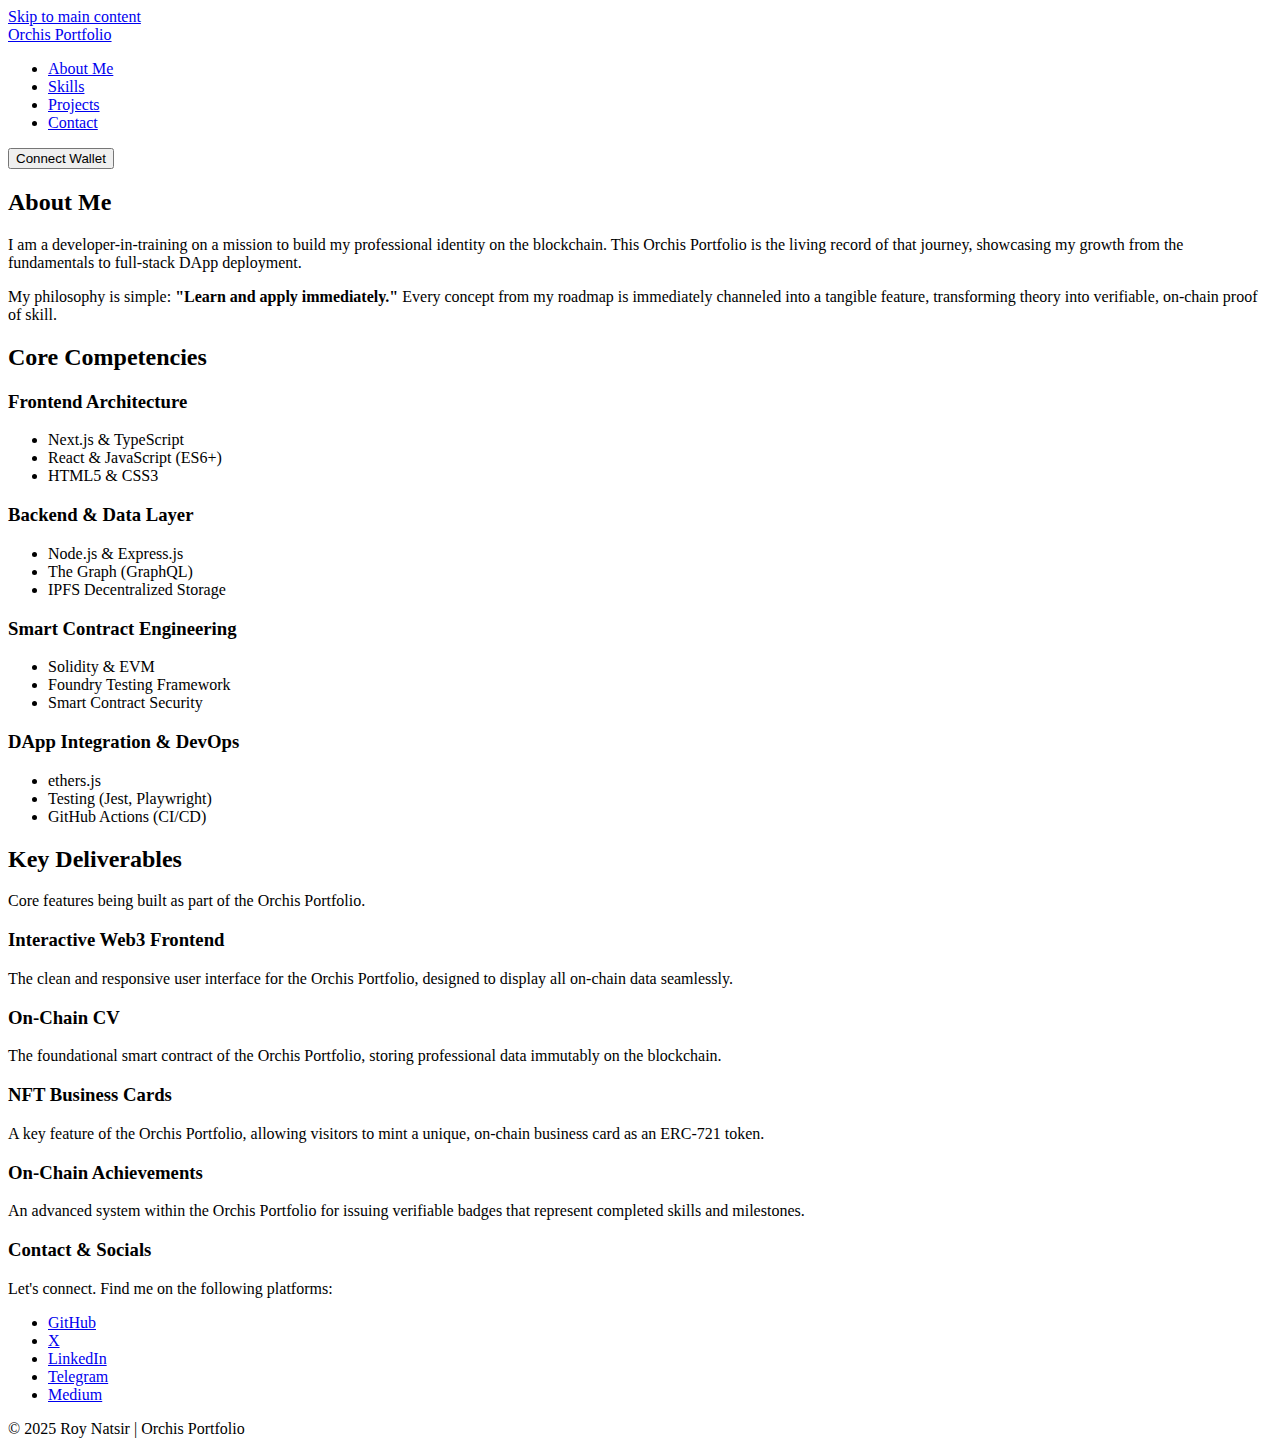
<file: _learning-journey/Phase-01-Web-Foundations/Week-01-HTML-CSS-Git/Day01-HTML-Structure-and-Semantics/index.html>
<!doctype html>
<html lang="en">
  <head>
    <meta charset="UTF-8" />
    <meta name="viewport" content="width=device-width, initial-scale=1.0" />
    <meta
      name="description"
      content="Roy Natsir On-Chain Professional Portfolio - A verifiable Web3 CV demonstrating full-stack development capabilities."
    />
    <meta name="author" content="Roy Natsir" />
    <title>Orchis Portfolio | Roy Natsir - Full Stack Web3 Developer</title>
  </head>

  <body>
    <!-- A simple accessibility link is a professional standard -->
    <a href="#main" class="skip-link">Skip to main content</a>

    <!--Header: Contains the essesntial elements for Stage 1 MVP-->
    <header class="site-header">
      <div class="container">
        <a href="#" class="brand-logo" aria-label="Orchis Portfolio Homepage"
          >Orchis Portfolio</a
        >
        <nav class="main-nav" role="navigation" aria-label="main-navigation">
          <ul>
            <li><a href="#about">About Me</a></li>
            <li><a href="#skills">Skills</a></li>
            <li><a href="#projects">Projects</a></li>
            <li><a href="#contact">Contact</a></li>
          </ul>
        </nav>
        <div class="header-actions">
          <!--A clear placeholder for a core future feature-->
          <button
            type="button"
            class="connect-wallet-btn"
            aria-label="Connect your Web3 wallet"
          >
            Connect Wallet
          </button>
        </div>
      </div>
    </header>

    <!--Main content starts here. The ID matches the skip link-->
    <main id="main" role="main">
      <!--Hero Section: Clear and impactful-->
      <section id="about" class="about-section" aria-labelledby="about-title">
        <div class="container">
          <h2 id="about-title">About Me</h2>
          <p>
            I am a developer-in-training on a mission to build my professional
            identity on the blockchain. This Orchis Portfolio is the living
            record of that journey, showcasing my growth from the fundamentals
            to full-stack DApp deployment.
          </p>
          <p>
            My philosophy is simple:
            <strong>"Learn and apply immediately."</strong> Every concept from
            my roadmap is immediately channeled into a tangible feature,
            transforming theory into verifiable, on-chain proof of skill.
          </p>
        </div>
      </section>
      <!-- SKILLS SHOWCASE: A complete grid structure including the Backend pillar -->
      <section
        id="skills"
        class="skills-section"
        aria-labelledby="skills-title"
      >
        <div class="container">
          <h2 id="skills-title">Core Competencies</h2>
          <div class="skills-grid">
            <div class="skill-card">
              <h3>Frontend Architecture</h3>
              <ul>
                <li>Next.js & TypeScript</li>
                <li>React & JavaScript (ES6+)</li>
                <li>HTML5 & CSS3</li>
              </ul>
            </div>

            <div class="skill-card">
              <h3>Backend & Data Layer</h3>
              <ul>
                <li>Node.js & Express.js</li>
                <li>The Graph (GraphQL)</li>
                <li>IPFS Decentralized Storage</li>
              </ul>
            </div>

            <div class="skill-card">
              <h3>Smart Contract Engineering</h3>
              <ul>
                <li>Solidity & EVM</li>
                <li>Foundry Testing Framework</li>
                <li>Smart Contract Security</li>
              </ul>
            </div>

            <div class="skill-card">
              <h3>DApp Integration & DevOps</h3>
              <ul>
                <li>ethers.js</li>
                <li>Testing (Jest, Playwright)</li>
                <li>GitHub Actions (CI/CD)</li>
              </ul>
            </div>
          </div>
        </div>
      </section>

      <!-- KEY DELIVERABLES/PROJECTS: Revised to be fully synchronized with the Orchis Project identity -->
      <section
        id="projects"
        class="projects-section"
        aria-labelledby="projects-title"
      >
        <div class="container">
          <h2 id="projects-title">Key Deliverables</h2>
          <!-- This subtitle provides the essential context -->
          <p class="section-subtitle">
            Core features being built as part of the Orchis Portfolio.
          </p>
          <div class="projects-grid">
            <article class="project-card">
              <h3>Interactive Web3 Frontend</h3>
              <p>
                The clean and responsive user interface for the Orchis
                Portfolio, designed to display all on-chain data seamlessly.
              </p>
            </article>

            <article class="project-card">
              <h3>On-Chain CV</h3>
              <p>
                The foundational smart contract of the Orchis Portfolio, storing
                professional data immutably on the blockchain.
              </p>
            </article>

            <article class="project-card">
              <h3>NFT Business Cards</h3>
              <p>
                A key feature of the Orchis Portfolio, allowing visitors to mint
                a unique, on-chain business card as an ERC-721 token.
              </p>
            </article>

            <article class="project-card">
              <h3>On-Chain Achievements</h3>
              <p>
                An advanced system within the Orchis Portfolio for issuing
                verifiable badges that represent completed skills and
                milestones.
              </p>
            </article>
          </div>
        </div>
      </section>
    </main>

    <!-- FOOTER: Now contains the contact and social media information -->
    <footer id="contact" class="site-footer" role="contentinfo">
      <div class="container">
        <div class="footer-content">
          <div class="contact-details">
            <h3>Contact & Socials</h3>
            <p>Let's connect. Find me on the following platforms:</p>
            <nav class="social-nav" aria-label="Social Media Links">
              <ul>
                <li>
                  <a
                    href="https://github.com/royweb3dev"
                    target="_blank"
                    rel="noopener noreferrer"
                    >GitHub</a
                  >
                </li>
                <li>
                  <a
                    href="https://x.com"
                    target="_blank"
                    rel="noopener noreferrer"
                    >X</a
                  >
                </li>
                <li>
                  <a
                    href="https://www.linkedin.com"
                    target="_blank"
                    rel="noopener noreferrer"
                    >LinkedIn</a
                  >
                </li>
                <li>
                  <a
                    href="https://t.me/"
                    target="_blank"
                    rel="noopener noreferrer"
                    >Telegram</a
                  >
                </li>
                <li>
                  <a
                    href="https://medium.com"
                    target="_blank"
                    rel="noopener noreferrer"
                    >Medium</a
                  >
                </li>
              </ul>
            </nav>
          </div>
          <div class="copyright-info">
            <p>
              &copy; <time datetime="2025">2025</time> Roy Natsir | Orchis
              Portfolio
            </p>
          </div>
        </div>
      </div>
    </footer>
  </body>
</html>
</file>
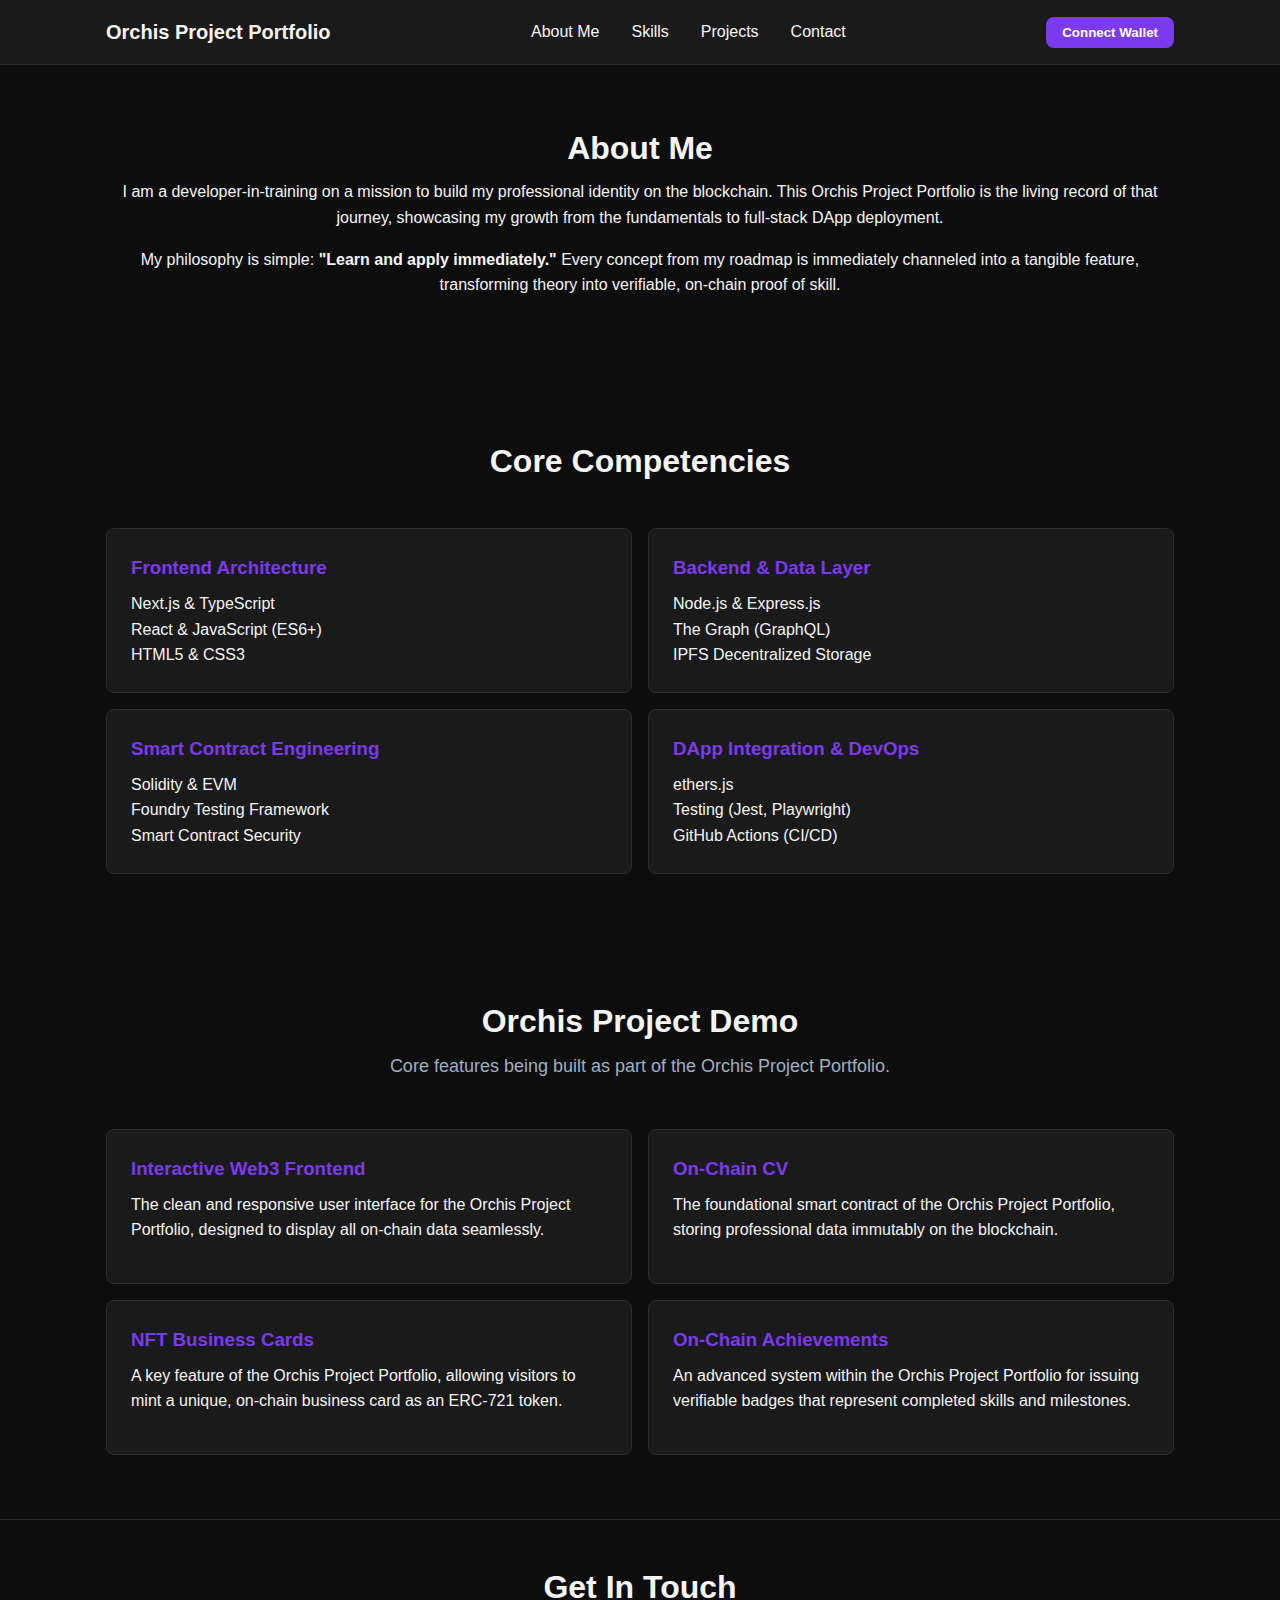
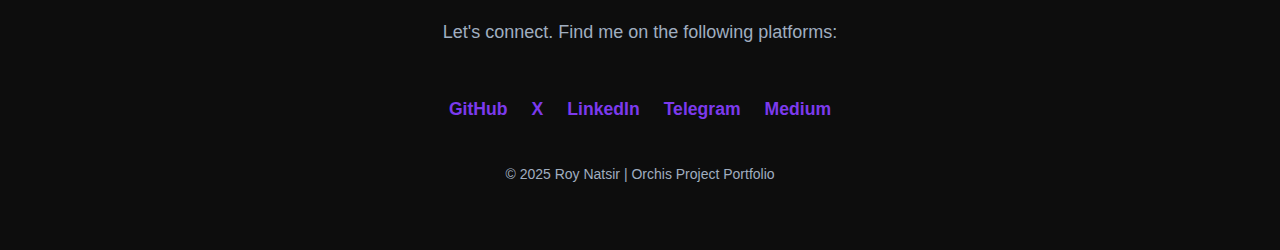
<file: _learning-journey/Phase-01-Web-Foundations/Week-01-HTML-CSS-Git/Day02-CSS-Styling-and-Box-Model/index.html>
<!doctype html>
<html lang="en">
  <head>
    <meta charset="UTF-8" />
    <meta name="viewport" content="width=device-width, initial-scale=1.0" />
    <meta
      name="description"
      content="Roy Natsir On-Chain Professional Portfolio - A verifiable Web3 CV demonstrating full-stack development capabilities."
    />
    <meta name="author" content="Roy Natsir" />
    <title>
      Orchis Project Portfolio | Roy Natsir - Full Stack Web3 Developer
    </title>
    <link rel="stylesheet" href="style.css" />
    <meta
      property="og:title"
      content="Orchis Project Portfolio | Roy Natsir - Full Stack Web3 Developer"
    />
    <meta
      property="og:description"
      content="A verifiable Web3 CV demonstrating full-stack multichain development capabilities."
    />
    <meta property="og:type" content="website" />
    <meta property="og:url" content="https://yourdomain.com" />
    <meta property="og:image" content="https://yourdomain.com/preview.png" />
    <meta name="twitter:card" content="summary_large_image" />
  </head>

  <body>
    <!-- A simple accessibility link is a professional standard -->
    <a href="#main" class="skip-link">Skip to main content</a>

    <!--Header: Contains the essesntial elements for Stage 1 MVP-->
    <header class="site-header">
      <div class="container">
        <a
          href="#"
          class="brand-logo"
          aria-label="Orchis Project Portfolio Homepage"
          >Orchis Project Portfolio</a
        >
        <!-- FIXED: Removed redundant role="navigation" -->
        <nav class="main-nav" aria-label="main-navigation">
          <ul>
            <li><a href="#about">About Me</a></li>
            <li><a href="#skills">Skills</a></li>
            <li><a href="#projects">Projects</a></li>
            <li><a href="#contact">Contact</a></li>
          </ul>
        </nav>
        <div class="header-actions">
          <button
            type="button"
            class="connect-wallet-btn"
            aria-label="Connect your Web3 wallet"
            aria-pressed="false"
          >
            Connect Wallet
          </button>
        </div>
      </div>
    </header>

    <!--Main content starts here. The ID matches the skip link-->
    <main id="main">
      <!--Hero Section: Clear and impactful-->
      <section id="about" class="about-section" aria-labelledby="about-title">
        <div class="container">
          <h2 id="about-title">About Me</h2>
          <p>
            I am a developer-in-training on a mission to build my professional
            identity on the blockchain. This Orchis Project Portfolio is the
            living record of that journey, showcasing my growth from the
            fundamentals to full-stack DApp deployment.
          </p>
          <p>
            My philosophy is simple:
            <strong>"Learn and apply immediately."</strong> Every concept from
            my roadmap is immediately channeled into a tangible feature,
            transforming theory into verifiable, on-chain proof of skill.
          </p>
        </div>
      </section>
      <!-- SKILLS SHOWCASE: A complete grid structure including the Backend pillar -->
      <section
        id="skills"
        class="skills-section"
        aria-labelledby="skills-title"
      >
        <div class="container">
          <h2 id="skills-title">Core Competencies</h2>
          <div class="skills-grid">
            <div class="skill-card">
              <h3>Frontend Architecture</h3>
              <ul>
                <li>Next.js & TypeScript</li>
                <li>React & JavaScript (ES6+)</li>
                <li>HTML5 & CSS3</li>
              </ul>
            </div>

            <div class="skill-card">
              <h3>Backend & Data Layer</h3>
              <ul>
                <li>Node.js & Express.js</li>
                <li>The Graph (GraphQL)</li>
                <li>IPFS Decentralized Storage</li>
              </ul>
            </div>

            <div class="skill-card">
              <h3>Smart Contract Engineering</h3>
              <ul>
                <li>Solidity & EVM</li>
                <li>Foundry Testing Framework</li>
                <li>Smart Contract Security</li>
              </ul>
            </div>

            <div class="skill-card">
              <h3>DApp Integration & DevOps</h3>
              <ul>
                <li>ethers.js</li>
                <li>Testing (Jest, Playwright)</li>
                <li>GitHub Actions (CI/CD)</li>
              </ul>
            </div>
          </div>
        </div>
      </section>

      <!-- KEY DELIVERABLES/PROJECTS: Revised to be fully synchronized with the Orchis Project identity -->
      <section
        id="projects"
        class="projects-section"
        aria-labelledby="projects-title"
      >
        <div class="container">
          <h2 id="projects-title">Orchis Project Demo</h2>
          <p class="section-subtitle">
            Core features being built as part of the Orchis Project Portfolio.
          </p>
          <div class="projects-grid">
            <article class="project-card">
              <h3>Interactive Web3 Frontend</h3>
              <p>
                The clean and responsive user interface for the Orchis Project
                Portfolio, designed to display all on-chain data seamlessly.
              </p>
            </article>

            <article class="project-card">
              <h3>On-Chain CV</h3>
              <p>
                The foundational smart contract of the Orchis Project Portfolio,
                storing professional data immutably on the blockchain.
              </p>
            </article>

            <article class="project-card">
              <h3>NFT Business Cards</h3>
              <p>
                A key feature of the Orchis Project Portfolio, allowing visitors
                to mint a unique, on-chain business card as an ERC-721 token.
              </p>
            </article>

            <article class="project-card">
              <h3>On-Chain Achievements</h3>
              <p>
                An advanced system within the Orchis Project Portfolio for
                issuing verifiable badges that represent completed skills and
                milestones.
              </p>
            </article>
          </div>
        </div>
      </section>
    </main>

    <!-- FOOTER: Now contains the contact and social media information -->
    <footer id="contact" class="site-footer">
      <div class="container">
        <div class="section-header">
          <h2 id="contact-title">Get In Touch</h2>
          <p class="section-subtitle">
            Let's connect. Find me on the following platforms:
          </p>
        </div>
        <nav class="social-nav" aria-label="Social Media Links">
          <ul>
            <li>
              <a
                href="https://github.com/royweb3dev"
                target="_blank"
                rel="noopener noreferrer"
                >GitHub</a
              >
            </li>
            <li>
              <a href="https://x.com" target="_blank" rel="noopener noreferrer"
                >X</a
              >
            </li>
            <li>
              <a
                href="https://www.linkedin.com"
                target="_blank"
                rel="noopener noreferrer"
                >LinkedIn</a
              >
            </li>
            <li>
              <a href="https://t.me/" target="_blank" rel="noopener noreferrer"
                >Telegram</a
              >
            </li>
            <li>
              <a
                href="https://medium.com"
                target="_blank"
                rel="noopener noreferrer"
                >Medium</a
              >
            </li>
          </ul>
        </nav>

        <div class="copyright-info">
          <p>
            &copy; <time datetime="2025">2025</time> Roy Natsir | Orchis Project
            Portfolio
          </p>
        </div>
      </div>
    </footer>
  </body>
</html>
</file>
<file: _learning-journey/Phase-01-Web-Foundations/Week-01-HTML-CSS-Git/Day02-CSS-Styling-and-Box-Model/style.css>
/* =====================================================
   Project: Orchis Portfolio
   Author: Roy Natsir
   ===================================================== */

/* --------------------------
   1. CSS Reset & Variables
-----------------------------*/
* {
  margin: 0;
  padding: 0;
  box-sizing: border-box;
  transition: all 0.2s ease-in-out;
}
@import url("https://fonts.googleapis.com/css2?family=Inter:wght@400;600;700&display=swap");

:root {
  --color-bg: #0d0d0d;
  --color-surface: #1a1a1a;
  --color-border: #2c2c2c;
  --color-text: #f5f5f5;
  --color-text-secondary: #a0aec0;
  --color-accent: #7c3aed;
  --font-main: "Segoe UI", Tahoma, Geneva, Verdana, sans-serif;
  --radius: 8px;
  --spacing: 1rem;
}

/* --------------------------
   2. Base Styles
-----------------------------*/
body {
  font-family: var(--font-main);
  background-color: var(--color-bg);
  color: var(--color-text);
  line-height: 1.6;
}

a {
  color: var(--color-accent);
  text-decoration: none;
}
a:hover,
a:focus {
  text-decoration: underline;
}

h1,
h2,
h3 {
  margin-bottom: 0.5em;
  font-weight: 600;
}
p {
  margin-bottom: var(--spacing);
}
ul {
  list-style: none;
}

.container {
  max-width: 1100px;
  margin: 0 auto;
  padding: 0 var(--spacing);
}

.skip-link {
  position: absolute;
  left: -9999px;
  width: 1px;
  height: 1px;
  overflow: hidden;
}

.skip-link:focus {
  position: fixed;
  left: 1rem;
  top: 1rem;
  width: auto;
  height: auto;
  background: var(--color-accent);
  color: #fff;
  padding: 0.75rem 1.25rem;
  border-radius: var(--radius);
  z-index: 1000;
  text-decoration: none;
}

/* --------------------------
   3. Header (As per previous approved version)
-----------------------------*/
.site-header {
  background-color: var(--color-surface);
  border-bottom: 1px solid var(--color-border);
  padding: var(--spacing) 0;
}

.site-header .container {
  display: flex;
  justify-content: space-between;
  align-items: center;
}

.brand-logo {
  font-size: 1.25rem;
  font-weight: bold;
  color: var(--color-text);
  text-decoration: none;
}

.main-nav ul {
  display: flex;
  gap: var(--spacing);
}

.main-nav a {
  color: var(--color-text);
  padding: 0.5rem;
  border-radius: var(--radius);
  text-decoration: none;
}

.main-nav a:hover {
  background: var(--color-border);
  text-decoration: none;
}

.main-nav a:focus {
  outline: 2px solid var(--color-accent);
  outline-offset: 4px;
}

.connect-wallet-btn {
  background: var(--color-accent);
  color: #fff;
  padding: 0.5rem 1rem;
  border: none;
  border-radius: var(--radius);
  cursor: pointer;
  font-weight: 600;
}

.connect-wallet-btn:hover {
  opacity: 0.9;
  transform: translateY(-2px);
}

.connect-wallet-btn:focus {
  outline: 2px solid var(--color-accent);
  outline-offset: 3px;
}

a,
.skill-card,
.project-card,
.connect-wallet-btn {
  transition:
    background-color 0.3s ease,
    transform 0.3s ease,
    box-shadow 0.3s ease;
}

/* --------------------------
   4. Sections & Content Styling
-----------------------------*/
section {
  padding: 4rem 0;
}

.about-section,
.skills-section,
.projects-section {
  text-align: center;
}

h2 {
  font-size: 2rem;
  line-height: 1.2;
  margin-bottom: 0.75rem;
}

/* Style for subtitles like "Core features being built..." */
.section-subtitle {
  font-size: 1.125rem;
  color: var(--color-text-secondary);
  max-width: 600px;
  margin-left: auto;
  margin-right: auto;
  margin-bottom: 3rem;
}

.skills-grid,
.projects-grid {
  margin-top: 3rem;
  text-align: left;
}

.skill-card,
.project-card {
  background: var(--color-surface);
  border: 1px solid var(--color-border);
  border-radius: var(--radius);
  padding: 1.5rem;
  margin-bottom: var(--spacing);
}

.skill-card h3,
.project-card h3 {
  color: var(--color-accent);
  margin-bottom: 0.5rem;
}

.skill-card:hover,
.project-card:hover {
  border-color: var(--color-accent);
  background: #222;
  transform: translateY(-4px);
  box-shadow: 0 6px 16px rgba(0, 0, 0, 0.3);
}

/* --------------------------
   5. Footer (REVISED)
-----------------------------*/
.site-footer {
  padding: 3rem 0;
  border-top: 1px solid var(--color-border);
  text-align: center;
}

.contact-details h3,
.contact-details p {
  margin-bottom: 1.5rem;
}

/* NEW: Styling for horizontal and centered social media links */
.social-nav ul {
  display: flex;
  justify-content: center;
  gap: 1.5rem;
  margin-bottom: 2.5rem;
}

.social-nav a {
  font-size: 1.1rem;
  font-weight: 600;
}

.copyright-info {
  font-size: 0.875rem;
  color: var(--color-text-secondary);
}

@media (max-width: 768px) {
  h2 {
    font-size: 1.5rem;
  }
  .skills-grid,
  .projects-grid {
    margin-top: 2rem;
  }
}

/* =====================================================
   Day 05: CSS Flexbox Introduction
   ===================================================== */

/* --- 1. Header Layout --- */
/* Make the container inside the header a flex container */
.site-header .container {
  display: flex;
  justify-content: space-between;
  align-items: center;
}

/* Make the navigation list a flex container */
.main-nav ul {
  display: flex;
  gap: var(--spacing);
}

/* --- 2. Hero Section Layout --- */
.hero-section {
  /* Define the section itself as a flex container */
  display: flex;
  flex-direction: column;
  justify-content: center;
  align-items: center;
  text-align: center;
  min-height: 50vh;
}

/* --- 3. Optional: Make the skills and projects grids ready for future grid/flex layouts --- */
.skills-grid,
.projects-grid {
  /* Step 1: Activate Grid Layout */
  display: grid;

  /* Step 2: Define a 2-column layout */
  grid-template-columns: repeat(2, 1fr);

  /* Step 3: Define the gap (spacing) between grid items */
  gap: var(--spacing);
  margin-top: 3rem;
  text-align: left;
}

.skill-card,
.project-card {
  margin-bottom: 0;
}

@media (max-width: 768px) {
  .skills-grid,
  .projects-grid {
    grid-template-columns: 1fr; /* jadi 1 kolom di HP */
  }
}
</file>
